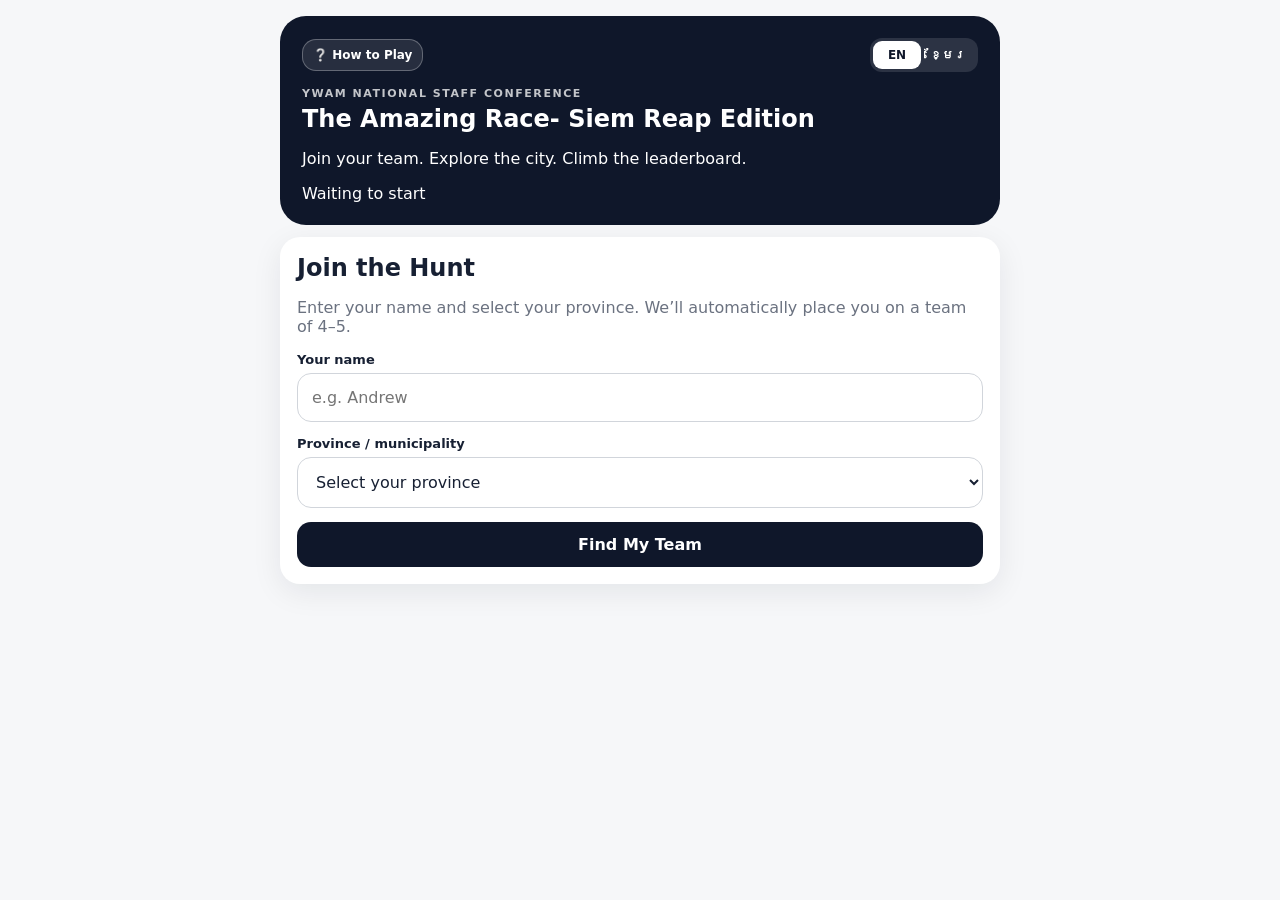
<file: index.html>
<!DOCTYPE html>
<html lang="en">
<head>
  <meta charset="UTF-8">
  <meta name="viewport" content="width=device-width, initial-scale=1, viewport-fit=cover">
  <meta name="theme-color" content="#0f172a">
  <meta name="apple-mobile-web-app-capable" content="yes">
  <meta name="apple-mobile-web-app-status-bar-style" content="black-translucent">
  <title>The Amazing Race- Siem Reap Edition</title>
  <link rel="stylesheet" href="css/app.css">
</head>
<body>
  <main class="app">
    <section class="hero">
      <div class="hero-actions">
        <button id="howToBtn" class="hero-button" type="button" data-i18n="how.open">❔ How to Play</button>
        <div class="language-switch" role="group" aria-label="Language">
          <button type="button" data-language="en">EN</button>
          <button type="button" data-language="km">ខ្មែរ</button>
        </div>
      </div>
      <div class="eyebrow">YWAM National Staff Conference</div>
      <h1>The Amazing Race- Siem Reap Edition</h1>
      <p data-i18n="hero.tagline">Join your team. Explore the city. Climb the leaderboard.</p>
      <div id="huntStatus" class="hunt-status" data-i18n="timer.waitingStatus">Waiting to start</div>
    </section>

    <div id="connectionBanner" class="connection-banner hidden" role="status" aria-live="polite"></div>
    <div id="leaderAlert" class="leader-alert hidden" role="status" aria-live="assertive">
      <span class="leader-alert-icon">🏆</span>
      <span id="leaderAlertText"></span>
    </div>

    <section id="joinView">
      <div class="card">
        <h2 data-i18n="join.title">Join the Hunt</h2>
        <p class="muted" data-i18n="join.intro">Enter your name and select your province. We’ll automatically place you on a team of 4–5.</p>
        <label for="name" data-i18n="join.name">Your name</label>
        <input id="name" autocomplete="name" autocapitalize="words" placeholder="e.g. Andrew" data-i18n-placeholder="join.namePlaceholder">
        <label for="base" data-i18n="join.province">Province / municipality</label>
        <select id="base" required>
          <option value="" selected disabled>Select your province</option>
          <option value="Banteay Meanchey">Banteay Meanchey</option>
          <option value="Battambang">Battambang</option>
          <option value="Kampong Cham">Kampong Cham</option>
          <option value="Kampong Chhnang">Kampong Chhnang</option>
          <option value="Kampong Speu">Kampong Speu</option>
          <option value="Kampong Thom">Kampong Thom</option>
          <option value="Kampot">Kampot</option>
          <option value="Kandal">Kandal</option>
          <option value="Kep">Kep</option>
          <option value="Koh Kong">Koh Kong</option>
          <option value="Kratie">Kratie</option>
          <option value="Mondulkiri">Mondulkiri</option>
          <option value="Oddar Meanchey">Oddar Meanchey</option>
          <option value="Pailin">Pailin</option>
          <option value="Phnom Penh">Phnom Penh</option>
          <option value="Preah Sihanouk" data-english="Preah Sihanouk (Sihanoukville)">Preah Sihanouk (Sihanoukville)</option>
          <option value="Preah Vihear">Preah Vihear</option>
          <option value="Prey Veng">Prey Veng</option>
          <option value="Pursat">Pursat</option>
          <option value="Ratanakiri">Ratanakiri</option>
          <option value="Siem Reap">Siem Reap</option>
          <option value="Stung Treng">Stung Treng</option>
          <option value="Svay Rieng">Svay Rieng</option>
          <option value="Takeo">Takeo</option>
          <option value="Tboung Khmum">Tboung Khmum</option>
        </select>
        <button id="joinBtn" class="primary" data-i18n="join.button">Find My Team</button>
        <div id="joinMsg"></div>
      </div>
    </section>

    <section id="appView" class="hidden">
      <div class="card team-card">
        <div class="row between">
          <div>
            <div class="eyebrow dark" data-i18n="team.your">YOUR TEAM</div>
            <div id="teamIdentity" class="team-identity">
              <span id="teamIcon" class="team-icon">⭐</span>
              <span id="teamName">Team</span>
            </div>
          </div>
          <button id="editTeamBtn" class="secondary compact" data-i18n="team.settings">⚙️ Team Settings</button>
        </div>

        <div class="row between status-row">
          <div id="teamScore" class="pill">0 pts</div>
          <div class="live"><span class="dot"></span>LIVE</div>
        </div>

        <div id="members" class="members"></div>

        <div class="progress"><div id="progressBar"></div></div>
        <div id="progressText" class="muted small"></div>

        <div class="countdown-box">
          <div class="countdown-label" data-i18n="timer.label">HUNT TIMER</div>
          <div id="countdown" class="countdown">3:00:00</div>
          <div id="countdownSub" class="muted small" data-i18n="timer.waiting">Waiting for organizer to start the hunt</div>
        </div>
      </div>

      <div class="row between utility-row">
        <div id="syncText" class="muted small">Updated just now</div>
        <button id="refreshBtn" class="secondary compact" data-i18n="sync.refresh">Refresh</button>
      </div>

      <section id="challengesView"></section>
      <section id="leaderboardView" class="hidden"></section>
      <section id="feedView" class="hidden"></section>
    </section>
  </main>

  <nav id="tabs" class="tabs hidden">
    <button class="active" data-tab="challenges">🎯<span data-i18n="tabs.challenges">Challenges</span></button>
    <button data-tab="leaderboard">🏆<span data-i18n="tabs.leaderboard">Leaderboard</span></button>
    <button data-tab="feed">📸<span data-i18n="tabs.feed">Feed</span></button>
  </nav>

  <div id="uploadOverlay" class="overlay hidden">
    <div class="sheet">
      <div class="row between">
        <div>
          <div class="eyebrow dark" data-i18n="upload.eyebrow">COMPLETE CHALLENGE</div>
          <h2 id="uploadTitle"></h2>
        </div>
        <button id="closeUpload" class="ghost compact">✕</button>
      </div>
      <p id="uploadDesc" class="muted"></p>
      <label for="mediaInput" data-i18n="upload.media">Photo / video</label>
      <input id="mediaInput" type="file">
      <img id="imagePreview" class="preview hidden" alt="Selected photo preview">
      <video id="videoPreview" class="preview hidden" controls playsinline></video>

      <div id="bonusWrap" class="bonus-box hidden">
        <label id="bonusLabel" for="bonusInput">Bonus units</label>
        <input id="bonusInput" type="number" min="0" inputmode="numeric" value="0">
        <div id="bonusHint" class="muted small"></div>
      </div>

      <div id="uploadMsg"></div>
      <div id="uploadProgress" class="upload-progress hidden" role="status" aria-live="polite">
        <div class="upload-progress-track"><div id="uploadProgressBar"></div></div>
        <div id="uploadProgressText" class="small"></div>
      </div>
      <button id="submitUpload" class="primary" data-i18n="upload.submit">Submit Challenge</button>
    </div>
  </div>

  <div id="teamOverlay" class="overlay hidden">
    <div class="sheet">
      <div class="row between">
        <div>
          <div class="eyebrow dark" data-i18n="team.settings">TEAM SETTINGS</div>
          <h2 data-i18n="team.customize">Customize your team</h2>
        </div>
        <button id="closeTeam" class="ghost compact">✕</button>
      </div>

      <label for="teamNameInput" data-i18n="team.name">Team name</label>
      <input id="teamNameInput" maxlength="32" placeholder="Team name">

      <label data-i18n="team.chooseIcon">Choose an icon</label>
      <div id="iconPicker" class="picker-grid">
        <button data-icon="🐘">🐘</button><button data-icon="🐅">🐅</button>
        <button data-icon="🐒">🐒</button><button data-icon="🦜">🦜</button>
        <button data-icon="🥥">🥥</button><button data-icon="🌴">🌴</button>
        <button data-icon="⭐">⭐</button><button data-icon="🛺">🛺</button>
        <button data-icon="🐬">🐬</button><button data-icon="🦎">🦎</button>
        <button data-icon="🦚">🦚</button><button data-icon="🐉">🐉</button>
        <button data-icon="🦁">🦁</button><button data-icon="🐼">🐼</button>
        <button data-icon="🐸">🐸</button><button data-icon="🦋">🦋</button>
        <button data-icon="🌺">🌺</button><button data-icon="🔥">🔥</button>
        <button data-icon="⚡">⚡</button><button data-icon="🚀">🚀</button>
        <button data-icon="🏆">🏆</button><button data-icon="🎯">🎯</button>
        <button data-icon="🗺️">🗺️</button><button data-icon="🏁">🏁</button>
      </div>

      <label data-i18n="team.chooseColor">Choose a color</label>
      <div id="colorPicker" class="color-grid">
        <button data-color="#0f172a" aria-label="Navy" style="--swatch:#0f172a"></button>
        <button data-color="#2563eb" aria-label="Blue" style="--swatch:#2563eb"></button>
        <button data-color="#16a34a" aria-label="Green" style="--swatch:#16a34a"></button>
        <button data-color="#eab308" aria-label="Gold" style="--swatch:#eab308"></button>
        <button data-color="#f97316" aria-label="Orange" style="--swatch:#f97316"></button>
        <button data-color="#dc2626" aria-label="Red" style="--swatch:#dc2626"></button>
        <button data-color="#9333ea" aria-label="Purple" style="--swatch:#9333ea"></button>
        <button data-color="#db2777" aria-label="Pink" style="--swatch:#db2777"></button>
        <button data-color="#0d9488" aria-label="Teal" style="--swatch:#0d9488"></button>
        <button data-color="#0891b2" aria-label="Cyan" style="--swatch:#0891b2"></button>
        <button data-color="#0284c7" aria-label="Sky" style="--swatch:#0284c7"></button>
        <button data-color="#4f46e5" aria-label="Indigo" style="--swatch:#4f46e5"></button>
        <button data-color="#7c3aed" aria-label="Violet" style="--swatch:#7c3aed"></button>
        <button data-color="#65a30d" aria-label="Lime" style="--swatch:#65a30d"></button>
        <button data-color="#d97706" aria-label="Amber" style="--swatch:#d97706"></button>
        <button data-color="#e11d48" aria-label="Rose" style="--swatch:#e11d48"></button>
      </div>

      <div id="teamMsg"></div>
      <button id="saveTeamBtn" class="primary" data-i18n="team.save">Save Team</button>
    </div>
  </div>

  <div id="howToOverlay" class="overlay hidden" role="dialog" aria-modal="true" aria-labelledby="howToTitle">
    <div class="sheet how-to-sheet">
      <div class="row between">
        <div>
          <div class="eyebrow dark">YWAM NATIONAL STAFF CONFERENCE</div>
          <h2 id="howToTitle" data-i18n="how.title">How to Play</h2>
        </div>
        <button id="closeHowTo" class="ghost compact" type="button" aria-label="Close">✕</button>
      </div>
      <p class="how-intro" data-i18n="how.intro">Race together, stay safe, and have fun!</p>
      <ol class="how-list">
        <li data-i18n="how.join">Join with your name and province. You will be placed on a team of 4–5.</li>
        <li data-i18n="how.complete">Complete challenges together and upload the required photo or video.</li>
        <li data-i18n="how.review">The organizer reviews every upload. Only approved submissions earn points.</li>
        <li data-i18n="how.retry">If an upload is rejected, you will see the reason and can submit a new attempt.</li>
        <li data-i18n="how.timer">The race lasts exactly three hours after the organizer presses Start Hunt.</li>
        <li data-i18n="how.safety">Stay with your team, respect people and places, follow local laws, and never take unsafe risks.</li>
      </ol>
      <button id="understandHowTo" class="primary" type="button" data-i18n="how.close">Got it</button>
    </div>
  </div>

  <div id="confetti" class="confetti"></div>

  <script src="js/i18n.js"></script>
  <script src="js/api.js"></script>
  <script src="js/timer.js"></script>
  <script src="js/team.js"></script>
  <script src="js/app.js"></script>
</body>
</html>
</file>
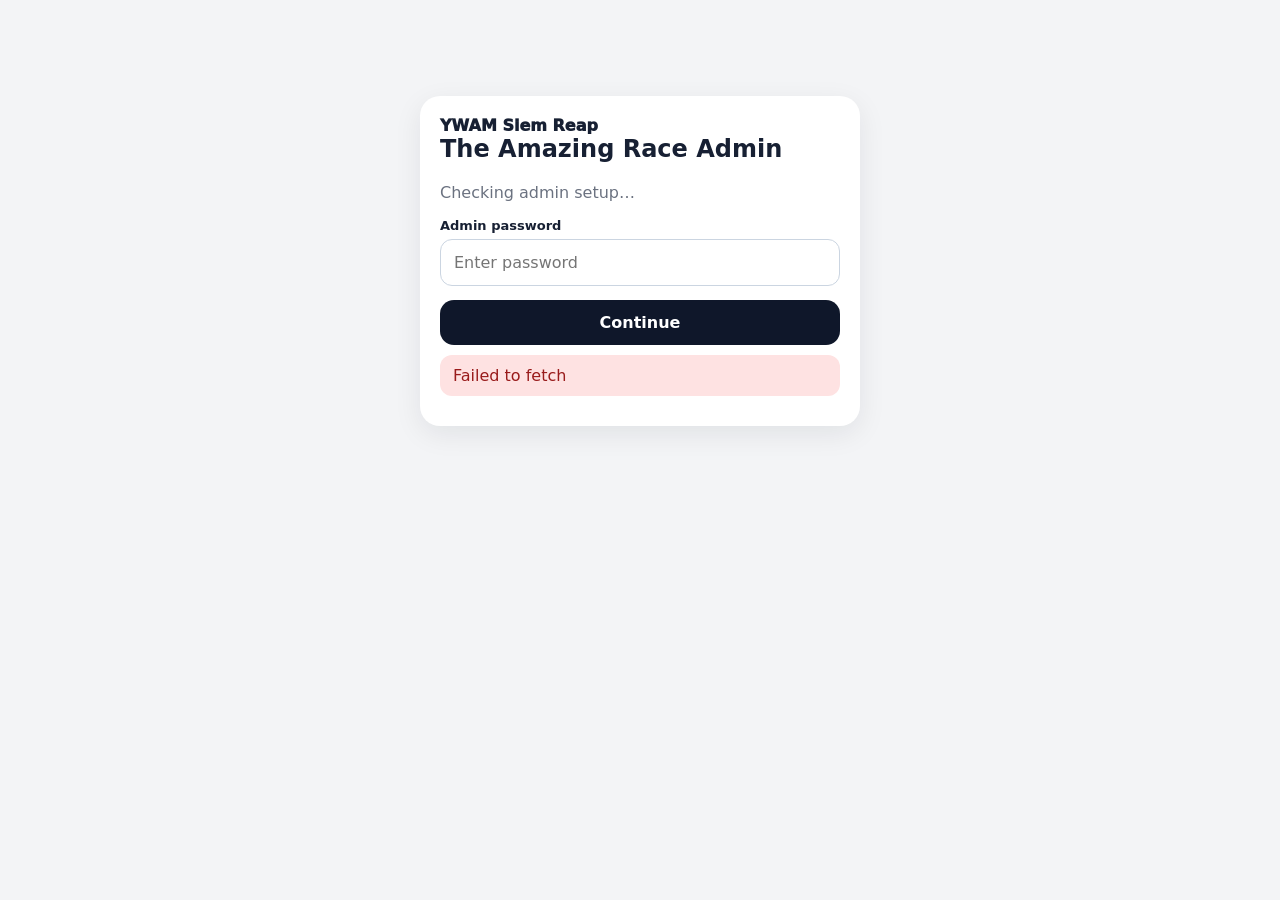
<file: admin.html>
<!DOCTYPE html>
<html lang="en">
<head>
  <meta charset="UTF-8">
  <meta name="viewport" content="width=device-width, initial-scale=1, viewport-fit=cover">
  <meta name="theme-color" content="#0f172a">
  <title>The Amazing Race Admin</title>
  <link rel="stylesheet" href="css/admin.css?v=0.5.3">
</head>
<body>
  <main class="admin-shell">
    <section id="authView" class="auth-card">
      <div class="brand">YWAM Siem Reap</div>
      <h1>The Amazing Race Admin</h1>
      <p id="authIntro" class="muted">Checking admin setup…</p>
      <label for="adminPassword">Admin password</label>
      <input id="adminPassword" type="password" autocomplete="current-password" placeholder="Enter password">
      <button id="authBtn" class="primary">Continue</button>
      <div id="authMsg"></div>
    </section>

    <section id="dashboardView" class="hidden dashboard">
      <header class="topbar">
        <div>
          <div class="eyebrow">ORGANIZER DASHBOARD</div>
          <h1>The Amazing Race- Siem Reap Edition</h1>
        </div>
        <button id="logoutBtn" class="ghost">Log out</button>
      </header>

      <nav class="admin-tabs" aria-label="Admin sections">
        <button class="admin-tab active" data-admin-tab="overview" type="button">Overview</button>
        <button class="admin-tab" data-admin-tab="control" type="button">Race Control</button>
        <button class="admin-tab" data-admin-tab="challenges" type="button">Challenges</button>
        <button class="admin-tab" data-admin-tab="reviews" type="button">
          Reviews <span id="reviewTabCount" class="tab-count hidden">0</span>
        </button>
        <button class="admin-tab" data-admin-tab="display" type="button">Live Screen</button>
      </nav>

      <div id="adminNotice" aria-live="polite"></div>

      <section id="overviewPanel" class="admin-panel-view">
        <section class="status-panel">
          <div>
            <div class="eyebrow">HUNT STATUS</div>
            <div id="adminStatus" class="status-value">Draft</div>
          </div>
          <div class="timer-wrap">
            <div class="eyebrow">TIME REMAINING</div>
            <div id="adminTimer" class="big-timer">3:00:00</div>
          </div>
        </section>

        <section class="controls">
          <button id="startBtn" class="success-btn">▶ Start Hunt</button>
          <button id="endBtn" class="danger-btn">■ End Hunt</button>
          <button id="resetBtn" class="danger-btn">↺ Reset Game for New Play</button>
          <a class="secondary button-link" href="join.html" target="_blank" rel="noopener">▦ Join QR</a>
        </section>
        <p class="muted small reset-explainer">Reset clears participants, team assignments and customizations, submissions, uploaded media, scores, live feed, and timer. Challenges and the organizer password are kept.</p>

        <section class="stats-grid">
          <article><div class="eyebrow">PARTICIPANTS</div><div id="participantCount" class="stat">0</div></article>
          <article><div class="eyebrow">TEAMS</div><div id="teamCount" class="stat">0</div></article>
        </section>

        <section class="panel">
          <div class="row between">
            <div>
              <div class="eyebrow">LEADERBOARD</div>
              <h2>Top teams</h2>
            </div>
            <button id="refreshAdmin" class="secondary compact">Refresh</button>
          </div>
          <div id="adminLeaders"></div>
        </section>
      </section>

      <section id="controlPanel" class="admin-panel-view hidden">
        <div id="controlNotice" aria-live="polite"></div>
        <section class="panel control-panel">
          <div class="eyebrow">LIVE ANNOUNCEMENT</div>
          <h2>Send a message to every team</h2>
          <p class="muted">The announcement appears in the participant app within about seven seconds and on the Live Screen.</p>
          <label for="announcementMessage">Message</label>
          <textarea id="announcementMessage" maxlength="240" rows="3" placeholder="e.g. Only one hour left — finish strong!"></textarea>
          <label for="announcementMessageKm">Khmer translation (optional)</label>
          <textarea id="announcementMessageKm" maxlength="240" rows="2" placeholder="បញ្ចូលសារជាភាសាខ្មែរ"></textarea>
          <button id="sendAnnouncementBtn" class="primary inline-primary" type="button">📣 Send to All Teams</button>
        </section>

        <section class="panel control-panel">
          <div class="eyebrow">TIMED MYSTERY CHALLENGES</div>
          <h2>Release a surprise challenge</h2>
          <p class="muted">Create mystery challenges in the Challenges tab. They stay hidden until you release them here.</p>
          <div id="mysteryControlList" class="mystery-control-list"></div>
        </section>

        <section class="panel control-panel">
          <div class="eyebrow">RECENT MESSAGES</div>
          <h2>Announcement history</h2>
          <div id="announcementHistory" class="announcement-history"></div>
        </section>
      </section>

      <section id="challengesPanel" class="admin-panel-view hidden">
        <section class="panel challenge-manager">
          <div class="row between challenge-heading">
            <div>
              <div class="eyebrow">CHALLENGES</div>
              <h2>Manage challenges</h2>
              <p class="muted">Changes appear in the participant app on its next refresh.</p>
            </div>
            <button id="newChallengeBtn" class="primary inline-primary" type="button">+ New Challenge</button>
          </div>
          <div id="challengeSummary" class="muted small"></div>
          <div id="challengeList" class="challenge-list"></div>
        </section>
      </section>

      <section id="reviewsPanel" class="admin-panel-view hidden">
        <section class="panel review-manager">
          <div class="row between review-heading">
            <div>
              <div class="eyebrow">SUBMISSION REVIEWS</div>
              <h2>Review team evidence</h2>
              <p class="muted">Only approved submissions add points or appear in the live feed.</p>
            </div>
            <button id="refreshReviews" class="secondary compact" type="button">Refresh</button>
          </div>

          <div class="review-filters" role="group" aria-label="Submission status">
            <button class="review-filter active" data-review-status="pending" type="button">
              Pending <span id="pendingReviewCount">0</span>
            </button>
            <button class="review-filter" data-review-status="approved" type="button">
              Approved <span id="approvedReviewCount">0</span>
            </button>
            <button class="review-filter" data-review-status="rejected" type="button">
              Rejected <span id="rejectedReviewCount">0</span>
            </button>
          </div>

          <div id="reviewNotice" aria-live="polite"></div>
          <div id="submissionList" class="submission-list"></div>
          <button id="loadMoreSubmissions" class="secondary load-more hidden" type="button">Load more</button>
        </section>
      </section>

      <section id="displayPanel" class="admin-panel-view hidden">
        <div class="display-toolbar row between">
          <div>
            <div class="eyebrow">BIG-SCREEN DISPLAY</div>
            <p class="muted">Leaderboard, team members, and approved moments update automatically.</p>
          </div>
          <button id="fullscreenDisplay" class="primary inline-primary" type="button">⛶ Full Screen</button>
        </div>

        <section id="liveDisplay" class="live-display" aria-label="Live hunt display">
          <header class="live-display-header">
            <div>
              <div class="live-display-event">YWAM National Staff Conference</div>
              <h2>The Amazing Race- Siem Reap Edition</h2>
            </div>
            <div class="display-clock-wrap">
              <span class="live-badge"><i></i> LIVE</span>
              <div id="displayTimer" class="display-timer">3:00:00</div>
            </div>
          </header>

          <div id="displayAnnouncement" class="display-announcement hidden"></div>

          <div class="display-grid">
            <section class="display-board">
              <div class="display-section-heading">
                <span>🏆</span>
                <div><div class="display-kicker">CURRENT STANDINGS</div><h3>Leaderboard</h3></div>
              </div>
              <div id="displayLeaders" class="display-leaders"></div>
            </section>

            <section class="display-board">
              <div class="display-section-heading">
                <span>📸</span>
                <div><div class="display-kicker">LATEST APPROVED</div><h3>Race moments</h3></div>
              </div>
              <div id="displayFeed" class="display-feed"></div>
            </section>
          </div>

          <footer class="display-footer">
            <span id="displayParticipants">0 racers</span>
            <span id="displayUpdated">Waiting for live updates…</span>
          </footer>
        </section>
      </section>

      <p class="muted footnote">The Amazing Race- Siem Reap Edition · v0.5</p>
    </section>
  </main>

  <div id="challengeOverlay" class="overlay hidden" role="dialog" aria-modal="true" aria-labelledby="challengeEditorTitle">
    <form id="challengeForm" class="editor-card">
      <div class="row between editor-header">
        <div>
          <div class="eyebrow">CHALLENGE EDITOR</div>
          <h2 id="challengeEditorTitle">New Challenge</h2>
        </div>
        <button id="closeChallengeEditor" class="ghost compact icon-button" type="button" aria-label="Close challenge editor">✕</button>
      </div>

      <input id="challengeId" type="hidden">
      <div id="challengeFormMsg" aria-live="polite"></div>

      <label for="challengeTitle">Title</label>
      <input id="challengeTitle" maxlength="120" required>

      <label for="challengeDescription">Description</label>
      <textarea id="challengeDescription" maxlength="1000" rows="4"></textarea>

      <div class="form-grid">
        <div>
          <label for="challengeCategory">Category</label>
          <input id="challengeCategory" list="challengeCategories" maxlength="60" required>
          <datalist id="challengeCategories"></datalist>
        </div>
        <div>
          <label for="challengeMediaKind">Media requirement</label>
          <select id="challengeMediaKind" required>
            <option value="photo">Photo</option>
            <option value="video">Video</option>
            <option value="either">Photo or video</option>
          </select>
        </div>
        <div>
          <label for="challengeBasePoints">Base points</label>
          <input id="challengeBasePoints" type="number" min="0" max="10000" step="1" inputmode="numeric" required>
        </div>
        <div>
          <label for="challengeSortOrder">Order position</label>
          <input id="challengeSortOrder" type="number" min="0" max="100000" step="1" inputmode="numeric" required>
        </div>
      </div>

      <fieldset>
        <legend>Bonus settings</legend>
        <div class="form-grid bonus-grid">
          <div>
            <label for="challengeBonusPoints">Points per unit</label>
            <input id="challengeBonusPoints" type="number" min="0" max="10000" step="1" inputmode="numeric" required>
          </div>
          <div>
            <label for="challengeMaxBonusUnits">Maximum units</label>
            <input id="challengeMaxBonusUnits" type="number" min="0" max="100" step="1" inputmode="numeric" required>
          </div>
        </div>
        <label for="challengeBonusLabel">Bonus label</label>
        <input id="challengeBonusLabel" maxlength="100" placeholder="e.g. strangers added">
        <p class="muted small">Set points and maximum units to 0 to turn bonuses off.</p>
      </fieldset>

      <label class="toggle-row" for="challengeActive">
        <input id="challengeActive" type="checkbox">
        <span><b>Active</b><small>Active challenges are visible to participants.</small></span>
      </label>

      <label class="toggle-row" for="challengeMystery">
        <input id="challengeMystery" type="checkbox">
        <span><b>Timed mystery challenge</b><small>Hidden from participants until released from Race Control.</small></span>
      </label>

      <div class="editor-actions">
        <button id="saveChallengeBtn" class="primary inline-primary" type="submit">Save</button>
        <button id="cancelChallengeBtn" class="secondary" type="button">Cancel</button>
        <button id="toggleChallengeBtn" class="danger-btn hidden" type="button">Disable</button>
      </div>
    </form>
  </div>

  <script src="js/admin.js?v=0.5.3"></script>
</body>
</html>
</file>
<file: css/app.css>
body{margin:0;font-family:system-ui,-apple-system,sans-serif;background:#f6f7f9;color:#172033;padding-bottom:90px}
.app{max-width:720px;margin:auto;padding:16px}
.hero,.countdown-box{background:#0f172a;color:#fff}
.hero{border-radius:26px;padding:22px}
.card{background:#fff;border-radius:20px;padding:17px;margin:12px 0;box-shadow:0 8px 30px rgba(15,23,42,.08)}
.eyebrow{font-size:11px;letter-spacing:.14em;text-transform:uppercase;font-weight:900;opacity:.75}
.dark{color:#64748b;opacity:1}
h1{margin:7px 0;line-height:1.08}
h2{margin:0 0 12px}
h3{margin:5px 0}
.muted{color:#6b7280}
.small{font-size:13px}
.row{display:flex;gap:10px;align-items:center}
.between{justify-content:space-between}
.hidden{display:none!important}
input,select,button{font:inherit}
input,select{width:100%;box-sizing:border-box;padding:14px;border:1px solid #d1d5db;border-radius:14px;background:#fff;color:#172033}
label{display:block;font-size:13px;font-weight:800;margin:14px 0 6px}
button{border:0;border-radius:14px;padding:13px 15px;background:#0f172a;color:#fff;font-weight:800;cursor:pointer}
button:disabled{cursor:wait;opacity:.65}
.primary{width:100%;margin-top:14px}
.secondary{background:#eef2ff;color:#334155}
.ghost{background:#fff;color:#172033;border:1px solid #e5e7eb}
.compact{padding:8px 11px;min-height:38px}
.team-identity{font-size:28px;font-weight:950;display:flex;gap:8px;align-items:center}
.team-icon{font-size:30px}
.members{display:flex;gap:7px;flex-wrap:wrap;margin-top:10px}
.member{background:#f3f4f6;padding:7px 10px;border-radius:999px;font-size:13px}
.pill{display:inline-flex;background:#fff7d6;color:#6b5200;padding:7px 10px;border-radius:999px;font-weight:900;white-space:nowrap}
.progress{height:10px;background:#e5e7eb;border-radius:999px;overflow:hidden;margin-top:12px}
.progress>div{height:100%;background:#f4c542;transition:width .3s ease}
.countdown-box{border-radius:18px;padding:14px;margin-top:16px}
.countdown{font-size:34px;font-weight:950}
.countdown-label{font-size:11px;font-weight:900;letter-spacing:.14em;opacity:.7}
.tabs{position:fixed;left:0;right:0;bottom:0;background:#fff;border-top:1px solid #e5e7eb;display:flex;padding:8px;padding-bottom:max(8px,env(safe-area-inset-bottom));z-index:30}
.tabs button{flex:1;background:transparent;color:#6b7280;display:flex;gap:5px;justify-content:center}
.tabs button.active{background:#0f172a;color:#fff}
.overlay{position:fixed;inset:0;background:rgba(15,23,42,.58);display:grid;place-items:end center;z-index:50;padding:14px}
.sheet{width:min(720px,100%);box-sizing:border-box;background:#fff;border-radius:24px;padding:18px;max-height:88vh;overflow:auto}
.picker-grid,.color-grid{display:grid;grid-template-columns:repeat(6,1fr);gap:9px}
.picker-grid button{background:#f8fafc;color:#111;font-size:26px;border:2px solid transparent;padding:9px 5px}
.picker-grid button.selected{border-color:#0f172a}
.color-grid button{background:var(--swatch);border:4px solid #fff;box-shadow:0 0 0 2px #e5e7eb;min-height:42px}
.color-grid button.selected{box-shadow:0 0 0 4px #0f172a}
.challenge{border:2px solid transparent}
.challenge.approved{border-color:#86efac}
.challenge.pending{border-color:#facc15}
.challenge.rejected{border-color:#fca5a5}
.challenge button{width:100%;margin-top:8px}
.mystery-pill{display:inline-flex;margin-top:8px;padding:6px 9px;border-radius:999px;background:#ede9fe;color:#6d28d9;font-size:12px;font-weight:900}
.notice{padding:10px;border-radius:12px;margin-top:10px}
.notice.error,.error{background:#fee2e2;color:#b91c1c}
.notice.success,.success{background:#dcfce7;color:#15803d}
.notice.pending{background:#fef9c3;color:#854d0e}
.leaderboard-heading{margin:18px 2px 8px}
.leader.polished{align-items:center;display:flex;justify-content:space-between;gap:12px;padding:14px 16px}
.leader.polished.top-team{box-shadow:0 10px 32px rgba(234,179,8,.13)}
.leader.polished.my-team{border:2px solid #0f172a}
.leader-main{display:flex;align-items:center;gap:10px;min-width:0}
.leader-rank{font-size:21px;min-width:34px;text-align:center;font-weight:950}
.leader-avatar{font-size:28px}
.leader-copy{display:flex;flex-direction:column;min-width:0}
.leader-copy b{overflow:hidden;text-overflow:ellipsis;white-space:nowrap}
.leader-copy small{color:#64748b;margin-top:3px}
.leader-score{white-space:nowrap}
.feed-card{position:relative}
.feed-points{display:inline-flex;margin-top:9px;background:#dcfce7;color:#15803d;padding:5px 9px;border-radius:999px;font-size:13px;font-weight:900}
.feed-img,.feed-video,.preview{width:100%;border-radius:14px;margin-top:12px;max-height:420px;object-fit:cover}
.bonus-box{background:#f8fafc;border-radius:14px;padding:1px 12px 12px;margin-top:12px}
.confetti{position:fixed;inset:0;pointer-events:none;z-index:99;overflow:hidden}
.confetti span{position:absolute;top:-40px;filter:drop-shadow(0 4px 5px rgba(15,23,42,.22));animation:fall 2.4s cubic-bezier(.2,.72,.35,1) forwards;will-change:transform}
@keyframes fall{0%{transform:translate3d(0,-5vh,0) rotate(0);opacity:0}10%{opacity:1}100%{transform:translate3d(var(--drift,0),110vh,0) rotate(1080deg);opacity:.95}
}
@media(prefers-reduced-motion:reduce){.confetti span{animation-duration:.7s!important;animation-delay:0s!important}}
.hero-actions{display:flex;justify-content:space-between;align-items:center;gap:10px;margin-bottom:15px}
.hero-button{padding:8px 10px;border:1px solid rgba(255,255,255,.28);background:rgba(255,255,255,.1);font-size:12px}
.language-switch{display:flex;padding:3px;border-radius:12px;background:rgba(255,255,255,.12)}
.language-switch button{min-width:48px;padding:7px 9px;border-radius:9px;background:transparent;font-size:12px}
.language-switch button.active{background:#fff;color:#0f172a}
.connection-banner{position:sticky;top:8px;z-index:40;margin:10px 0;padding:11px 13px;border-radius:13px;background:#fee2e2;color:#991b1b;font-size:13px;font-weight:800;box-shadow:0 8px 24px rgba(15,23,42,.13)}
.connection-banner.online{background:#dcfce7;color:#166534}
.leader-alert{position:fixed;top:max(14px,env(safe-area-inset-top));left:50%;z-index:90;width:min(calc(100% - 28px),520px);box-sizing:border-box;display:flex;align-items:center;gap:12px;padding:15px 17px;border:2px solid #facc15;border-radius:18px;background:#0f172a;color:#fff;font-weight:900;box-shadow:0 18px 50px rgba(15,23,42,.3);transform:translateX(-50%);cursor:pointer}
.leader-alert-icon{font-size:28px;flex:0 0 auto}
.leader-alert-pop{animation:leader-pop .45s cubic-bezier(.2,.85,.3,1.2)}
@keyframes leader-pop{0%{opacity:0;transform:translate(-50%,-24px) scale(.94)}100%{opacity:1;transform:translate(-50%,0) scale(1)}}
.countdown-box.final-countdown{background:linear-gradient(145deg,#7f1d1d,#b91c1c);box-shadow:0 0 0 3px rgba(248,113,113,.22)}
.countdown-box.final-countdown .countdown{color:#fef08a;animation:timer-pulse 1s ease-in-out infinite}
@keyframes timer-pulse{50%{transform:scale(1.035);text-shadow:0 0 18px rgba(254,240,138,.45)}}
@media(prefers-reduced-motion:reduce){.leader-alert-pop{animation:none}}
@media(prefers-reduced-motion:reduce){.countdown-box.final-countdown .countdown{animation:none}}
.upload-progress{display:grid;gap:7px;margin-top:12px;padding:11px;border-radius:12px;background:#eff6ff;color:#1e40af}
.upload-progress-track{height:8px;overflow:hidden;border-radius:999px;background:#bfdbfe}
.upload-progress-track>div{height:100%;width:0;background:#2563eb;transition:width .2s ease}
.upload-progress.indeterminate .upload-progress-track>div{width:38%;animation:upload-slide 1.2s ease-in-out infinite}
@keyframes upload-slide{0%{transform:translateX(-110%)}100%{transform:translateX(300%)}}
.how-to-sheet{align-self:center}
.how-intro{font-size:18px;font-weight:850;color:#0f172a}
.how-list{display:grid;gap:12px;padding-left:24px}
.how-list li{padding-left:5px;line-height:1.45}
.how-list li::marker{font-weight:950;color:#d97706}
html[lang="km"] body{font-family:"Khmer Sangam MN","Noto Sans Khmer",system-ui,sans-serif}
html[lang="km"] .hero h1{font-family:system-ui,-apple-system,sans-serif}
html[lang="km"] button,html[lang="km"] input,html[lang="km"] select{line-height:1.4}
@media(max-width:520px){.hero-actions{align-items:stretch}.hero-button{flex:1}.language-switch button{min-width:44px}.how-to-sheet{align-self:end}.connection-banner{top:4px}}
@media(max-width:520px){.app{padding:10px}
.hero{border-radius:20px;padding:19px}
.hero h1{font-size:28px}
.team-card>.row.between{flex-direction:column;align-items:flex-start}
.team-card .secondary{width:100%}
.picker-grid{grid-template-columns:repeat(4,1fr)}
.color-grid{grid-template-columns:repeat(4,1fr)}
.challenge>.row.between{align-items:flex-start}
.leader.polished{padding:13px 12px}
.leader-copy small{font-size:11px}
.tabs button{flex-direction:column;font-size:11px}
.tabs button span{display:block}
}
</file>
<file: css/admin.css>
*{box-sizing:border-box}
body{margin:0;background:#f3f4f6;font-family:system-ui,-apple-system,sans-serif;color:#172033}
button,input,textarea,select{font:inherit}
button{cursor:pointer}
button:disabled{cursor:wait;opacity:.6}
h1,h2,h3,p{margin-top:0}
.admin-shell{max-width:1000px;margin:auto;padding:24px}
.auth-card,.panel,.stats-grid article{background:#fff;border-radius:20px;padding:20px;box-shadow:0 8px 28px rgba(15,23,42,.08)}
.auth-card{max-width:440px;margin:8vh auto}
.hidden{display:none!important}
.muted{color:#6b7280}
.small{font-size:13px}
.eyebrow{font-size:11px;letter-spacing:.14em;text-transform:uppercase;font-weight:900;color:#64748b}
.brand{font-weight:950}
label{display:block;margin:16px 0 6px;font-size:13px;font-weight:800}
input,textarea,select{width:100%;padding:13px;border:1px solid #cbd5e1;border-radius:12px;background:#fff;color:#172033}
textarea{resize:vertical;min-height:96px}
input:focus,textarea:focus,select:focus,button:focus-visible{outline:3px solid rgba(37,99,235,.24);outline-offset:2px;border-color:#2563eb}
.primary,.success-btn,.danger-btn,.secondary,.ghost{border:0;border-radius:14px;padding:13px 15px;font-weight:900}
.primary{width:100%;margin-top:14px;background:#0f172a;color:#fff}
.inline-primary{width:auto;margin-top:0}
.success-btn{background:#15803d;color:#fff}
.danger-btn{background:#b91c1c;color:#fff}
.secondary{background:#eef2ff;color:#334155}
.ghost{background:#fff;border:1px solid #e5e7eb}
.button-link{display:inline-flex;align-items:center;text-decoration:none}
.compact{padding:9px 12px}
.icon-button{min-width:44px;min-height:44px}
.topbar,.status-panel,.controls,.row{display:flex;align-items:center}
.topbar,.status-panel,.between{justify-content:space-between}
.status-panel{background:#0f172a;color:#fff;padding:22px;border-radius:22px;gap:20px}
.status-value{font-size:34px;font-weight:950;text-transform:capitalize}
.big-timer{font-size:42px;font-weight:950;font-variant-numeric:tabular-nums}
.controls{gap:10px;flex-wrap:wrap;margin:16px 0}
.reset-explainer{margin:-8px 0 18px;max-width:820px}
.stats-grid{display:grid;grid-template-columns:repeat(2,1fr);gap:12px}
.stat{font-size:36px;font-weight:950}
.panel{margin-top:14px}
.leader-row{display:flex;justify-content:space-between;padding:12px 0;border-top:1px solid #e5e7eb}
.leader-name{font-weight:900}
.leader-row.top-three{margin:8px 0;padding:13px;border:1px solid #e2e8f0;border-radius:14px;background:#f8fafc}
.leader-team{display:flex;align-items:center;gap:9px;min-width:0}
.leader-icon{display:grid;place-items:center;width:38px;height:38px;border-radius:12px;background:#f1f5f9;font-size:21px;flex:0 0 auto}
.leader-details{display:grid;gap:2px}
.leader-details small{color:#64748b;font-weight:600}
.notice{padding:11px 13px;border-radius:12px;margin:10px 0}
.error{background:#fee2e2;color:#991b1b}
.success{background:#dcfce7;color:#166534}
.footnote{text-align:center;margin:22px 0 8px;font-size:12px}
.admin-tabs{display:flex;gap:6px;margin:18px 0;padding:5px;background:#e2e8f0;border-radius:14px;width:max-content;max-width:100%;overflow-x:auto}
.admin-tab{border:0;background:transparent;color:#475569;border-radius:10px;padding:10px 16px;font-weight:850;white-space:nowrap}
.admin-tab.active{background:#fff;color:#0f172a;box-shadow:0 2px 8px rgba(15,23,42,.1)}
.tab-count{display:inline-grid;place-items:center;min-width:21px;height:21px;margin-left:4px;padding:0 6px;border-radius:999px;background:#dc2626;color:#fff;font-size:11px}
.challenge-heading{gap:18px;align-items:flex-start}
.challenge-heading p{margin-bottom:0}
.challenge-list{display:grid;gap:10px;margin-top:14px}
.challenge-row{display:grid;grid-template-columns:minmax(0,1fr) auto;gap:14px;align-items:center;padding:15px;border:1px solid #e2e8f0;border-radius:16px;background:#fff}
.challenge-row.inactive{background:#f8fafc;color:#64748b}
.challenge-title-line{display:flex;gap:9px;align-items:center;flex-wrap:wrap}
.challenge-title-line h3{margin:0;font-size:17px}
.challenge-meta{display:flex;gap:7px;flex-wrap:wrap;margin-top:8px}
.meta-pill,.state-pill{display:inline-flex;align-items:center;padding:4px 8px;border-radius:999px;background:#f1f5f9;color:#475569;font-size:12px;font-weight:750}
.state-pill.active{background:#dcfce7;color:#166534}
.state-pill.inactive{background:#e2e8f0;color:#475569}
.state-pill.mystery{background:#ede9fe;color:#6d28d9}
.control-panel h2{margin:4px 0 6px}
.control-panel textarea{min-height:76px}
.mystery-control-list,.announcement-history{display:grid;gap:10px;margin-top:14px}
.mystery-control-row{display:grid;grid-template-columns:minmax(0,1fr) 130px auto;align-items:center;gap:10px;padding:14px;border:1px solid #e2e8f0;border-radius:15px}
.mystery-control-row h3{margin:0 0 4px}
.mystery-control-row select{margin:0}
.mystery-status{font-size:12px;font-weight:850;color:#6d28d9}
.announcement-history article{padding:12px 14px;border-left:4px solid #2563eb;border-radius:10px;background:#f8fafc}
.announcement-history article.mystery{border-left-color:#7c3aed;background:#f5f3ff}
.announcement-history time{display:block;margin-top:5px;color:#64748b;font-size:11px}
.overlay{position:fixed;inset:0;z-index:20;display:flex;align-items:center;justify-content:center;padding:20px;background:rgba(15,23,42,.62);overflow:auto}
.editor-card{width:min(720px,100%);max-height:calc(100vh - 40px);overflow:auto;background:#fff;border-radius:22px;padding:22px;box-shadow:0 24px 70px rgba(15,23,42,.28)}
.editor-header{position:sticky;top:-22px;z-index:2;margin:-22px -22px 6px;padding:22px;background:#fff;border-radius:22px 22px 0 0;border-bottom:1px solid #e2e8f0}
.editor-header h2{margin:3px 0 0}
.form-grid{display:grid;grid-template-columns:repeat(2,minmax(0,1fr));gap:0 14px}
fieldset{margin:18px 0 0;padding:0 16px 16px;border:1px solid #e2e8f0;border-radius:15px}
legend{padding:0 7px;font-weight:900}
.toggle-row{display:flex;align-items:flex-start;gap:10px;padding:14px;border:1px solid #e2e8f0;border-radius:15px;cursor:pointer}
.toggle-row input{width:20px;height:20px;margin:1px 0 0;accent-color:#15803d}
.toggle-row span{display:grid;gap:2px}
.toggle-row small{color:#64748b;font-weight:500}
.editor-actions{display:flex;gap:9px;flex-wrap:wrap;margin-top:18px}
.editor-actions .danger-btn{margin-left:auto}
body.modal-open{overflow:hidden}
.review-heading{gap:18px;align-items:flex-start}
.review-heading p{margin-bottom:0}
.review-filters{display:flex;gap:7px;margin:18px 0 4px;padding:5px;background:#f1f5f9;border-radius:14px;overflow-x:auto}
.review-filter{display:flex;align-items:center;justify-content:center;gap:7px;flex:1;min-width:0;border:0;border-radius:10px;padding:10px 13px;background:transparent;color:#475569;font-weight:850}
.review-filter span{display:grid;place-items:center;min-width:22px;height:22px;padding:0 6px;border-radius:999px;background:#e2e8f0;font-size:11px}
.review-filter.active{background:#fff;color:#0f172a;box-shadow:0 2px 8px rgba(15,23,42,.1)}
.review-filter.active span{background:#0f172a;color:#fff}
.submission-list{display:grid;gap:14px;margin-top:14px}
.submission-card{display:grid;grid-template-columns:minmax(220px,300px) minmax(0,1fr);gap:18px;padding:15px;border:1px solid #e2e8f0;border-radius:18px;background:#fff}
.submission-media{width:100%;aspect-ratio:4/3;border-radius:14px;background:#0f172a;object-fit:cover}
.submission-body{display:flex;flex-direction:column;min-width:0}
.submission-body h3{margin:5px 0 4px}
.submission-byline{margin-bottom:10px}
.submission-points{display:flex;gap:7px;flex-wrap:wrap;margin:8px 0}
.submission-status{display:inline-flex;width:max-content;padding:5px 9px;border-radius:999px;font-size:12px;font-weight:850;text-transform:capitalize}
.submission-status.pending{background:#fef3c7;color:#92400e}
.submission-status.approved{background:#dcfce7;color:#166534}
.submission-status.rejected{background:#fee2e2;color:#991b1b}
.submission-actions{display:flex;gap:8px;flex-wrap:wrap;margin-top:auto;padding-top:12px}
.submission-actions button{flex:1;min-width:120px}
.reject-reason-label{display:grid;gap:6px;margin-top:14px;color:#475569;font-size:12px;font-weight:850}
.reject-reason{margin:0;background:#fff}
.rejection-note{margin-top:14px;padding:10px 12px;border-radius:10px;background:#fff1f2;color:#9f1239;font-size:13px}
.submission-empty{padding:32px 18px;text-align:center;border:1px dashed #cbd5e1;border-radius:16px;color:#64748b}
.load-more{display:block;width:100%;margin-top:14px}
.display-toolbar{gap:18px;margin:18px 0 12px}
.display-toolbar p{margin:4px 0 0}
.live-display{min-height:680px;padding:28px;border-radius:26px;background:radial-gradient(circle at 85% 0,rgba(249,115,22,.26),transparent 35%),linear-gradient(145deg,#07111f,#111c31 60%,#18233c);color:#fff;box-shadow:0 20px 55px rgba(15,23,42,.24)}
.live-display:fullscreen{border-radius:0;min-height:100vh;padding:clamp(26px,4vw,64px);overflow:auto}
.live-display-header{display:flex;align-items:center;justify-content:space-between;gap:24px;padding-bottom:22px;border-bottom:1px solid rgba(255,255,255,.14)}
.live-display-event,.display-kicker{color:#fbbf24;font-size:12px;letter-spacing:.15em;font-weight:950;text-transform:uppercase}
.live-display-header h2{margin:5px 0 0;font-size:clamp(25px,3vw,46px);line-height:1.04}
.display-clock-wrap{display:grid;justify-items:end;gap:6px;flex:0 0 auto}
.live-badge{display:inline-flex;align-items:center;gap:7px;padding:5px 10px;border-radius:999px;background:rgba(220,38,38,.22);color:#fecaca;font-size:12px;font-weight:950;letter-spacing:.12em}
.live-badge i{width:8px;height:8px;border-radius:50%;background:#ef4444;box-shadow:0 0 0 5px rgba(239,68,68,.18);animation:live-pulse 1.5s infinite}
@keyframes live-pulse{50%{opacity:.45;transform:scale(.82)}}
.display-timer{font-size:clamp(32px,4vw,58px);font-weight:950;font-variant-numeric:tabular-nums;line-height:1}
.display-announcement{margin-top:18px;padding:15px 18px;border:1px solid rgba(250,204,21,.65);border-radius:15px;background:linear-gradient(90deg,rgba(245,158,11,.3),rgba(124,58,237,.25));font-size:clamp(18px,2vw,28px);font-weight:950;text-align:center}
.status-panel.final-countdown,.live-display.final-countdown{background:radial-gradient(circle at 85% 0,rgba(239,68,68,.42),transparent 42%),linear-gradient(145deg,#450a0a,#7f1d1d 60%,#991b1b)}
.final-countdown .big-timer,.final-countdown .display-timer{color:#fef08a;animation:countdown-pulse 1s ease-in-out infinite}
@keyframes countdown-pulse{50%{transform:scale(1.035);text-shadow:0 0 22px rgba(254,240,138,.5)}}
@media(prefers-reduced-motion:reduce){.final-countdown .big-timer,.final-countdown .display-timer{animation:none}}
.display-grid{display:grid;grid-template-columns:minmax(300px,.9fr) minmax(420px,1.4fr);gap:18px;margin-top:20px}
.display-board{min-width:0;padding:20px;border:1px solid rgba(255,255,255,.13);border-radius:20px;background:rgba(255,255,255,.065);backdrop-filter:blur(12px)}
.display-section-heading{display:flex;align-items:center;gap:11px;margin-bottom:13px}
.display-section-heading>span{font-size:27px}
.display-section-heading h3{margin:2px 0 0;font-size:22px}
.display-leaders{display:grid;gap:7px}
.display-leader{display:grid;grid-template-columns:38px minmax(0,1fr) auto;align-items:center;gap:10px;padding:10px 12px;border-radius:13px;background:rgba(255,255,255,.08);transition:transform .25s ease,background .25s ease}
.display-leader:first-child{background:linear-gradient(90deg,rgba(245,158,11,.29),rgba(255,255,255,.08));transform:scale(1.015)}
.display-rank{font-size:18px;font-weight:950;color:#fde68a}
.display-team{display:flex;align-items:flex-start;gap:9px;min-width:0;font-weight:900}
.display-team-icon{font-size:23px}
.display-team-copy{display:grid;gap:2px;min-width:0}
.display-team-name{overflow:hidden;text-overflow:ellipsis;white-space:nowrap}
.display-team-members{color:#cbd5e1;font-size:11px;font-weight:650;line-height:1.25;white-space:normal;overflow-wrap:anywhere}
.display-score{font-size:18px;font-weight:950;color:#fbbf24}
.display-feed{display:grid;grid-template-columns:repeat(2,minmax(0,1fr));gap:10px}
.display-moment{position:relative;min-height:165px;overflow:hidden;border-radius:15px;background:#020617}
.display-moment img,.display-moment video{width:100%;height:100%;min-height:165px;object-fit:cover;display:block}
.display-moment-caption{position:absolute;inset:auto 0 0;padding:34px 11px 10px;background:linear-gradient(transparent,rgba(2,6,23,.92));font-size:12px}
.display-moment-caption b{display:block;font-size:14px;white-space:nowrap;overflow:hidden;text-overflow:ellipsis}
.display-empty{display:grid;place-items:center;min-height:280px;padding:28px;border:1px dashed rgba(255,255,255,.25);border-radius:15px;color:#cbd5e1;text-align:center}
.display-footer{display:flex;justify-content:space-between;gap:20px;margin-top:18px;color:#94a3b8;font-size:13px;font-weight:750}

@media(max-width:700px){
  .admin-shell{padding:16px}
  .topbar,.status-panel{flex-direction:column;align-items:flex-start}
  .topbar{gap:10px}
  .topbar .ghost{align-self:flex-end;margin-top:-54px}
  .stats-grid{grid-template-columns:1fr}
  .big-timer{font-size:36px}
  .admin-tabs{width:100%}
  .admin-tab{flex:1}
  .display-toolbar{display:grid;grid-template-columns:1fr}
  .display-toolbar .primary{width:100%}
  .live-display{min-height:0;padding:18px;border-radius:20px}
  .live-display-header{align-items:flex-start}
  .display-grid{grid-template-columns:1fr}
  .display-feed{grid-template-columns:repeat(2,minmax(0,1fr))}
  .challenge-heading{display:grid;grid-template-columns:1fr}
  .challenge-heading .inline-primary{width:100%}
  .challenge-row{grid-template-columns:1fr}
  .challenge-row .secondary{width:100%}
  .mystery-control-row{grid-template-columns:1fr}
  .mystery-control-row button{width:100%}
  .overlay{align-items:flex-end;padding:0}
  .editor-card{max-height:92vh;border-radius:22px 22px 0 0;padding:18px;padding-bottom:calc(18px + env(safe-area-inset-bottom))}
  .editor-header{top:-18px;margin:-18px -18px 4px;padding:18px;border-radius:22px 22px 0 0}
  .form-grid{grid-template-columns:1fr}
  .bonus-grid{grid-template-columns:repeat(2,minmax(0,1fr))}
  .editor-actions{position:sticky;bottom:calc(-18px - env(safe-area-inset-bottom));margin:18px -18px calc(-18px - env(safe-area-inset-bottom));padding:12px 18px calc(12px + env(safe-area-inset-bottom));background:#fff;border-top:1px solid #e2e8f0}
  .editor-actions .primary{flex:1}
  .editor-actions .danger-btn{width:100%;margin-left:0;order:3}
  .review-heading{display:grid;grid-template-columns:1fr}
  .review-heading .secondary{width:100%}
  .review-filter{gap:4px;padding:10px 6px;font-size:12px}
  .submission-card{grid-template-columns:1fr;padding:12px}
  .submission-media{max-height:360px}
}

@media(max-width:420px){
  .bonus-grid{grid-template-columns:1fr}
  .controls button{width:100%}
  .live-display-header{display:grid;grid-template-columns:1fr}
  .display-clock-wrap{justify-items:start}
  .display-feed{grid-template-columns:1fr}
}
</file>
